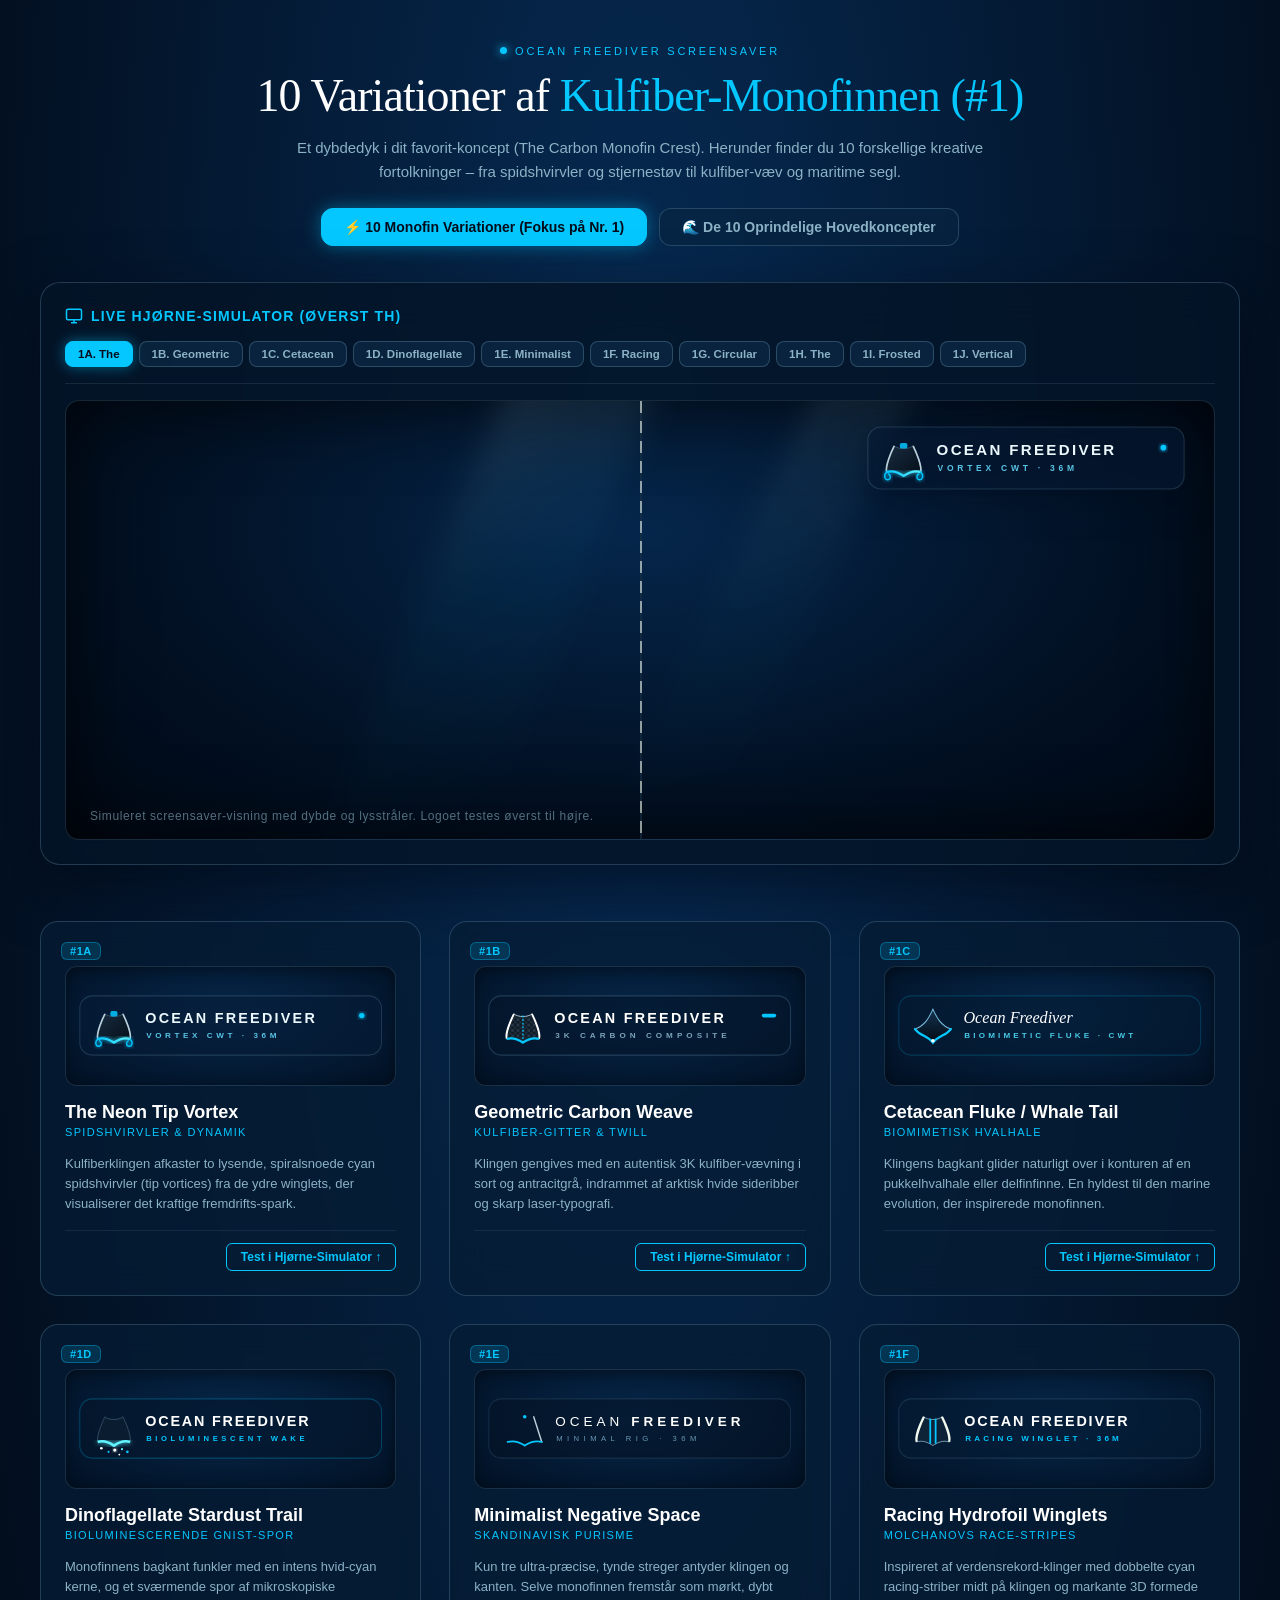
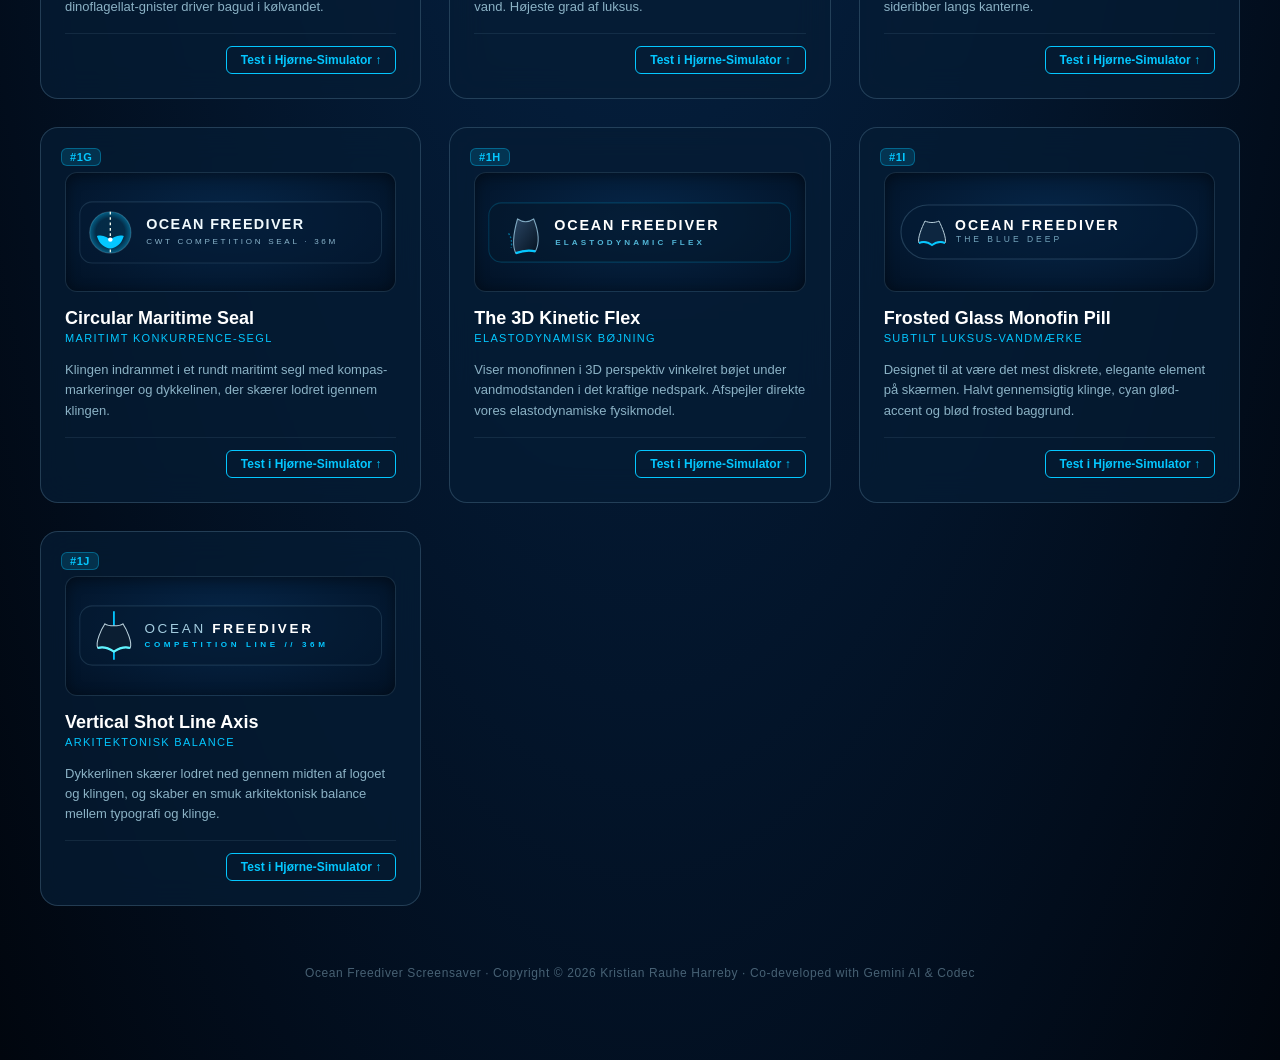
<file: logo_preview.html>
<!doctype html>
<!-- SPDX-License-Identifier: GPL-3.0-only
     Copyright (C) 2026 Kristian Rauhe Harreby. See LICENSE for terms. -->
<html lang="da">
<head>
  <meta charset="utf-8">
  <meta name="viewport" content="width=device-width, initial-scale=1">
  <title>Ocean Freediver Screensaver · 10 Monofin Logo-Variationer</title>
  <style>
    :root {
      color-scheme: dark;
      --bg-dark: #020c1b;
      --bg-ocean: #031b35;
      --card-bg: rgba(6, 28, 53, 0.75);
      --card-border: rgba(145, 197, 223, 0.22);
      --cyan: #04c7ff;
      --cyan-bright: #5ff4ff;
      --text-main: #e6f3f8;
      --text-sub: #8bb2c5;
      font-family: -apple-system, BlinkMacSystemFont, "Segoe UI", Roboto, sans-serif;
    }
    * { box-sizing: border-box; margin: 0; padding: 0; }
    body {
      background: radial-gradient(ellipse at 50% 20%, #062b54 0%, #020d1c 80%, #01060e 100%);
      color: var(--text-main);
      min-height: 100vh;
      padding: 40px 24px 80px;
    }
    .container {
      max-width: 1200px;
      margin: 0 auto;
    }
    header {
      text-align: center;
      margin-bottom: 36px;
    }
    .eyebrow {
      display: inline-flex;
      align-items: center;
      gap: 8px;
      font-size: 11px;
      letter-spacing: 0.25em;
      text-transform: uppercase;
      color: var(--cyan);
      margin-bottom: 12px;
    }
    .live-dot {
      width: 7px;
      height: 7px;
      border-radius: 50%;
      background: var(--cyan);
      box-shadow: 0 0 10px var(--cyan);
      animation: pulse 2s infinite ease-in-out;
    }
    @keyframes pulse {
      0%, 100% { opacity: 0.6; transform: scale(1); }
      50% { opacity: 1; transform: scale(1.3); }
    }
    h1 {
      font-family: Georgia, serif;
      font-size: clamp(30px, 4vw, 46px);
      font-weight: 400;
      letter-spacing: -0.02em;
      margin-bottom: 14px;
      color: #fff;
    }
    h1 span { color: var(--cyan); }
    .subtitle {
      color: var(--text-sub);
      font-size: 15px;
      max-width: 700px;
      margin: 0 auto 24px;
      line-height: 1.6;
    }

    /* Collection Tabs Navigation */
    .tabs-nav {
      display: flex;
      justify-content: center;
      gap: 12px;
      margin-bottom: 36px;
      flex-wrap: wrap;
    }
    .tab-btn {
      background: rgba(8, 36, 64, 0.7);
      border: 1px solid var(--card-border);
      color: var(--text-sub);
      padding: 10px 22px;
      border-radius: 12px;
      font-size: 14px;
      font-weight: 600;
      cursor: pointer;
      transition: all 0.25s ease;
      display: flex;
      align-items: center;
      gap: 8px;
    }
    .tab-btn:hover {
      background: rgba(4, 199, 255, 0.15);
      color: #fff;
      border-color: var(--cyan);
    }
    .tab-btn.active {
      background: var(--cyan);
      color: #020c1b;
      border-color: var(--cyan);
      box-shadow: 0 0 18px rgba(4, 199, 255, 0.4);
    }

    /* Live Simulator Section */
    .simulator-wrapper {
      background: rgba(4, 20, 39, 0.85);
      border: 1px solid var(--card-border);
      border-radius: 20px;
      padding: 24px;
      margin-bottom: 56px;
      box-shadow: 0 20px 60px rgba(0, 8, 20, 0.6);
      backdrop-filter: blur(20px);
    }
    .sim-header {
      display: flex;
      justify-content: space-between;
      align-items: center;
      flex-wrap: wrap;
      gap: 16px;
      margin-bottom: 16px;
      padding-bottom: 16px;
      border-bottom: 1px solid rgba(145, 197, 223, 0.12);
    }
    .sim-title {
      font-size: 14px;
      font-weight: 600;
      letter-spacing: 0.08em;
      text-transform: uppercase;
      color: var(--cyan);
      display: flex;
      align-items: center;
      gap: 8px;
    }
    .sim-buttons {
      display: flex;
      flex-wrap: wrap;
      gap: 6px;
    }
    .sim-btn {
      background: rgba(14, 45, 75, 0.6);
      border: 1px solid rgba(145, 197, 223, 0.25);
      color: var(--text-sub);
      padding: 6px 12px;
      border-radius: 8px;
      font-size: 11.5px;
      font-weight: 600;
      cursor: pointer;
      transition: all 0.2s ease;
    }
    .sim-btn:hover {
      background: rgba(4, 199, 255, 0.15);
      color: #fff;
      border-color: var(--cyan);
    }
    .sim-btn.active {
      background: var(--cyan);
      color: #020c1b;
      border-color: var(--cyan);
      box-shadow: 0 0 14px rgba(4, 199, 255, 0.45);
    }
    .screen-viewport {
      position: relative;
      width: 100%;
      height: 440px;
      border-radius: 14px;
      overflow: hidden;
      background: radial-gradient(ellipse at 50% 30%, #05264b 0%, #021124 60%, #000814 100%);
      border: 1px solid rgba(145, 197, 223, 0.15);
      box-shadow: inset 0 0 80px rgba(0, 0, 0, 0.7);
    }
    .sim-sunbeam {
      position: absolute;
      top: -60px;
      left: 30%;
      width: 140px;
      height: 600px;
      background: linear-gradient(135deg, rgba(200, 240, 255, 0.12) 0%, rgba(4, 199, 255, 0.04) 40%, transparent 80%);
      transform: rotate(22deg);
      pointer-events: none;
      filter: blur(14px);
    }
    .sim-sunbeam-2 {
      position: absolute;
      top: -80px;
      left: 55%;
      width: 90px;
      height: 650px;
      background: linear-gradient(140deg, rgba(200, 240, 255, 0.09) 0%, rgba(4, 199, 255, 0.02) 45%, transparent 75%);
      transform: rotate(26deg);
      pointer-events: none;
      filter: blur(12px);
    }
    .sim-line {
      position: absolute;
      top: 0;
      bottom: 0;
      left: 50%;
      width: 2px;
      background: repeating-linear-gradient(to bottom, #f1faee 0, #f1faee 12px, #1a3246 12px, #1a3246 20px);
      opacity: 0.6;
    }
    .sim-watermark {
      position: absolute;
      top: 24px;
      right: 28px;
      z-index: 10;
      transition: all 0.35s ease;
      filter: drop-shadow(0 6px 20px rgba(0, 10, 25, 0.7));
    }
    .sim-hint {
      position: absolute;
      bottom: 16px;
      left: 24px;
      font-size: 12px;
      color: rgba(139, 178, 197, 0.6);
      letter-spacing: 0.05em;
    }

    /* Grid of Cards */
    .grid {
      display: grid;
      grid-template-columns: repeat(auto-fit, minmax(350px, 1fr));
      gap: 28px;
    }
    .card {
      background: var(--card-bg);
      border: 1px solid var(--card-border);
      border-radius: 18px;
      padding: 24px;
      display: flex;
      flex-direction: column;
      gap: 16px;
      backdrop-filter: blur(16px);
      transition: transform 0.25s ease, border-color 0.25s ease, box-shadow 0.25s ease;
      position: relative;
    }
    .card:hover {
      transform: translateY(-4px);
      border-color: rgba(4, 199, 255, 0.5);
      box-shadow: 0 14px 35px rgba(0, 15, 35, 0.5);
    }
    .card-badge {
      position: absolute;
      top: 20px;
      left: 20px;
      background: rgba(4, 199, 255, 0.15);
      border: 1px solid rgba(4, 199, 255, 0.35);
      color: var(--cyan);
      font-size: 11px;
      font-weight: 700;
      padding: 2px 8px;
      border-radius: 6px;
      letter-spacing: 0.05em;
    }
    .card-preview {
      background: radial-gradient(ellipse at 50% 40%, #06274a 0%, #021124 100%);
      border: 1px solid rgba(145, 197, 223, 0.15);
      border-radius: 12px;
      height: 120px;
      display: flex;
      align-items: center;
      justify-content: center;
      margin-top: 20px;
      padding: 12px;
      box-shadow: inset 0 2px 14px rgba(0, 0, 0, 0.4);
    }
    .card-preview svg {
      max-width: 100%;
      height: auto;
    }
    .card-title {
      font-size: 18px;
      font-weight: 700;
      color: #fff;
    }
    .card-vibe {
      font-size: 11px;
      text-transform: uppercase;
      letter-spacing: 0.12em;
      color: var(--cyan);
      margin-top: 3px;
    }
    .card-desc {
      font-size: 13px;
      color: var(--text-sub);
      line-height: 1.55;
    }
    .card-action {
      margin-top: auto;
      padding-top: 12px;
      border-top: 1px solid rgba(145, 197, 223, 0.1);
      display: flex;
      justify-content: flex-end;
    }
    .select-btn {
      background: transparent;
      border: 1px solid var(--cyan);
      color: var(--cyan);
      padding: 6px 14px;
      border-radius: 6px;
      font-size: 12px;
      font-weight: 600;
      cursor: pointer;
      transition: all 0.2s ease;
    }
    .select-btn:hover {
      background: var(--cyan);
      color: #020c1b;
    }

    footer {
      text-align: center;
      margin-top: 60px;
      color: rgba(139, 178, 197, 0.5);
      font-size: 12px;
      letter-spacing: 0.05em;
    }
  </style>
</head>
<body>

  <div class="container">
    <header>
      <div class="eyebrow">
        <span class="live-dot"></span>
        <span>Ocean Freediver Screensaver</span>
      </div>
      <h1>10 Variationer af <span>Kulfiber-Monofinnen (#1)</span></h1>
      <p class="subtitle">Et dybdedyk i dit favorit-koncept (The Carbon Monofin Crest). Herunder finder du 10 forskellige kreative fortolkninger – fra spidshvirvler og stjernestøv til kulfiber-væv og maritime segl.</p>

      <!-- TABS -->
      <div class="tabs-nav">
        <button id="tab-monofin" class="tab-btn active" onclick="switchCollection('monofin')">⚡ 10 Monofin Variationer (Fokus på Nr. 1)</button>
        <button id="tab-original" class="tab-btn" onclick="switchCollection('original')">🌊 De 10 Oprindelige Hovedkoncepter</button>
      </div>
    </header>

    <!-- LIVE CORNER SIMULATOR -->
    <div class="simulator-wrapper">
      <div class="sim-header">
        <div class="sim-title">
          <svg width="18" height="18" viewBox="0 0 24 24" fill="none" stroke="currentColor" stroke-width="2"><rect x="2" y="3" width="20" height="14" rx="2"/><line x1="8" y1="21" x2="16" y2="21"/><line x1="12" y1="17" x2="12" y2="21"/></svg>
          <span>Live Hjørne-Simulator (Øverst TH)</span>
        </div>
        <div class="sim-buttons" id="sim-btn-container"></div>
      </div>

      <div class="screen-viewport">
        <div class="sim-sunbeam"></div>
        <div class="sim-sunbeam-2"></div>
        <div class="sim-line"></div>
        <div class="sim-watermark" id="sim-target"></div>
        <div class="sim-hint">Simuleret screensaver-visning med dybde og lysstråler. Logoet testes øverst til højre.</div>
      </div>
    </div>

    <!-- CARDS GRID -->
    <div class="grid" id="cards-container"></div>

    <footer>
      Ocean Freediver Screensaver · Copyright &copy; 2026 Kristian Rauhe Harreby · Co-developed with Gemini AI & Codec
    </footer>
  </div>

  <script>
    // -------------------------------------------------------------------------
    // COLLECTION A: 10 CREATIVE MONOFIN VARIATIONS (FOCUS ON #1)
    // -------------------------------------------------------------------------
    const MONOFIN_VARIATIONS = [
      {
        id: "1A",
        title: "The Neon Tip Vortex",
        vibe: "Spidshvirvler & Dynamik",
        desc: "Kulfiberklingen afkaster to lysende, spiralsnoede cyan spidshvirvler (tip vortices) fra de ydre winglets, der visualiserer det kraftige fremdrifts-spark.",
        svg: `<svg viewBox="0 0 340 70" width="320" height="66">
          <defs>
            <linearGradient id="v1_b" x1="0%" y1="0%" x2="100%" y2="100%"><stop offset="0%" stop-color="#182c40"/><stop offset="100%" stop-color="#050e18"/></linearGradient>
            <linearGradient id="v1_c" x1="0%" y1="0%" x2="100%" y2="0%"><stop offset="0%" stop-color="#04c7ff"/><stop offset="100%" stop-color="#5ff4ff"/></linearGradient>
            <filter id="v1_f" x="-30%" y="-30%" width="160%" height="160%"><feGaussianBlur stdDeviation="2.5" result="b"/><feComposite in="SourceGraphic" in2="b" operator="over"/></filter>
          </defs>
          <rect x="2" y="2" width="336" height="66" rx="14" fill="#061c3590" stroke="#91c5df30" stroke-width="1.2"/>
          <g transform="translate(18, 12)">
            <!-- Monofin Blade -->
            <path d="M 12,10 C 16,14 28,14 32,10 C 35,16 42,32 40,38 C 34,36 28,38 22,42 C 16,38 10,36 4,38 C 2,32 9,16 12,10 Z" fill="url(#v1_b)" stroke="#8eb4ce55" stroke-width="1"/>
            <path d="M 12,10 C 9,16 2,32 4,38" fill="none" stroke="#bad1dc" stroke-width="1.8"/>
            <path d="M 32,10 C 35,16 42,32 40,38" fill="none" stroke="#bad1dc" stroke-width="1.8"/>
            <path d="M 4,38 C 10,36 16,38 22,42 C 28,38 34,36 40,38" fill="none" stroke="url(#v1_c)" stroke-width="2.5" filter="url(#v1_f)"/>
            <!-- Left Tip Vortex Spiral -->
            <path d="M 4,38 C 0,42 2,47 6,46 C 9,45 8,41 6,40" fill="none" stroke="#04c7ff" stroke-width="1.5" stroke-linecap="round" filter="url(#v1_f)"/>
            <!-- Right Tip Vortex Spiral -->
            <path d="M 40,38 C 44,42 42,47 38,46 C 35,45 36,41 38,40" fill="none" stroke="#04c7ff" stroke-width="1.5" stroke-linecap="round" filter="url(#v1_f)"/>
            <rect x="18" y="7" width="8" height="6" rx="2" fill="#04c7ff" opacity="0.85"/>
          </g>
          <text x="75" y="32" font-family="'Segoe UI', sans-serif" font-size="16" font-weight="700" letter-spacing="2.5" fill="#eaf7fc">OCEAN FREEDIVER</text>
          <text x="76" y="49" font-family="'Segoe UI', sans-serif" font-size="9" font-weight="600" letter-spacing="4" fill="#58c4e4">VORTEX CWT · 36M</text>
          <circle cx="316" cy="24" r="3" fill="#04c7ff" filter="url(#v1_f)"/>
        </svg>`
      },
      {
        id: "1B",
        title: "Geometric Carbon Weave",
        vibe: "Kulfiber-Gitter & Twill",
        desc: "Klingen gengives med en autentisk 3K kulfiber-vævning i sort og antracitgrå, indrammet af arktisk hvide sideribber og skarp laser-typografi.",
        svg: `<svg viewBox="0 0 340 70" width="320" height="66">
          <defs>
            <pattern id="v2_pat" width="6" height="6" patternUnits="userSpaceOnUse">
              <rect width="3" height="3" fill="#1b2a38"/>
              <rect x="3" width="3" height="3" fill="#111c26"/>
              <rect y="3" width="3" height="3" fill="#111c26"/>
              <rect x="3" y="3" width="3" height="3" fill="#243647"/>
            </pattern>
          </defs>
          <rect x="2" y="2" width="336" height="66" rx="14" fill="#04162995" stroke="#91c5df35" stroke-width="1.2"/>
          <g transform="translate(18, 12)">
            <path d="M 12,10 C 16,14 28,14 32,10 C 35,16 42,32 40,38 C 34,36 28,38 22,42 C 16,38 10,36 4,38 C 2,32 9,16 12,10 Z" fill="url(#v2_pat)" stroke="#bad1dc" stroke-width="1"/>
            <path d="M 12,10 C 9,16 2,32 4,38" fill="none" stroke="#ffffff" stroke-width="2"/>
            <path d="M 32,10 C 35,16 42,32 40,38" fill="none" stroke="#ffffff" stroke-width="2"/>
            <path d="M 4,38 C 10,36 16,38 22,42 C 28,38 34,36 40,38" fill="none" stroke="#04c7ff" stroke-width="2.5"/>
            <!-- Center spine line -->
            <line x1="22" y1="12" x2="22" y2="40" stroke="#04c7ff" stroke-width="1.5" stroke-dasharray="2,2"/>
          </g>
          <text x="75" y="32" font-family="'Segoe UI', sans-serif" font-size="16" font-weight="800" letter-spacing="2.5" fill="#ffffff">OCEAN FREEDIVER</text>
          <text x="76" y="49" font-family="'Segoe UI', sans-serif" font-size="9" font-weight="600" letter-spacing="4.5" fill="#7ba3b8">3K CARBON COMPOSITE</text>
          <rect x="306" y="22" width="16" height="4" rx="2" fill="#04c7ff"/>
        </svg>`
      },
      {
        id: "1C",
        title: "Cetacean Fluke / Whale Tail",
        vibe: "Biomimetisk Hvalhale",
        desc: "Klingens bagkant glider naturligt over i konturen af en pukkelhvalhale eller delfinfinne. En hyldest til den marine evolution, der inspirerede monofinnen.",
        svg: `<svg viewBox="0 0 340 70" width="320" height="66">
          <defs>
            <linearGradient id="v3_g" x1="0%" y1="0%" x2="0%" y2="100%"><stop offset="0%" stop-color="#14324f"/><stop offset="100%" stop-color="#020b14"/></linearGradient>
          </defs>
          <rect x="2" y="2" width="336" height="66" rx="14" fill="#05193090" stroke="#04c7ff30" stroke-width="1.2"/>
          <g transform="translate(18, 11)">
            <!-- Whale Fluke Shape -->
            <path d="M 22,6 C 18,14 14,24 2,28 C 8,36 16,35 22,43 C 28,35 36,36 42,28 C 30,24 26,14 22,6 Z" fill="url(#v3_g)" stroke="#74b9d8" stroke-width="1.2"/>
            <!-- Fluke Median Notch Glow -->
            <path d="M 2,28 C 8,36 16,35 22,43 C 28,35 36,36 42,28" fill="none" stroke="#04c7ff" stroke-width="2.5" stroke-linecap="round"/>
            <circle cx="22" cy="41" r="2" fill="#ffffff"/>
          </g>
          <text x="74" y="32" font-family="Georgia, serif" font-size="18" font-style="italic" fill="#ffffff">Ocean Freediver</text>
          <text x="75" y="49" font-family="'Segoe UI', sans-serif" font-size="9" font-weight="600" letter-spacing="3.5" fill="#48cae4">BIOMIMETIC FLUKE · CWT</text>
        </svg>`
      },
      {
        id: "1D",
        title: "Dinoflagellate Stardust Trail",
        vibe: "Bioluminescerende Gnist-Spor",
        desc: "Monofinnens bagkant funkler med en intens hvid-cyan kerne, og et sværmende spor af mikroskopiske dinoflagellat-gnister driver bagud i kølvandet.",
        svg: `<svg viewBox="0 0 340 70" width="320" height="66">
          <defs>
            <filter id="v4_glow" x="-20%" y="-20%" width="140%" height="140%"><feGaussianBlur stdDeviation="3" result="b"/><feComposite in="SourceGraphic" in2="b" operator="over"/></filter>
          </defs>
          <rect x="2" y="2" width="336" height="66" rx="14" fill="#04152a95" stroke="#04c7ff40" stroke-width="1.2"/>
          <g transform="translate(18, 12)">
            <path d="M 12,10 C 16,14 28,14 32,10 C 35,16 42,32 40,38 C 34,36 28,38 22,42 C 16,38 10,36 4,38 C 2,32 9,16 12,10 Z" fill="#0a1d30" stroke="#8eb4ce55" stroke-width="1"/>
            <path d="M 4,38 C 10,36 16,38 22,42 C 28,38 34,36 40,38" fill="none" stroke="#5ff4ff" stroke-width="3" filter="url(#v4_glow)"/>
            <!-- Stardust Micro-particles in Wake -->
            <circle cx="8" cy="45" r="1.5" fill="#ffffff"/>
            <circle cx="16" cy="49" r="1.2" fill="#04c7ff"/>
            <circle cx="23" cy="47" r="1.8" fill="#ffffff" filter="url(#v4_glow)"/>
            <circle cx="31" cy="46" r="1.2" fill="#5ff4ff"/>
            <circle cx="37" cy="49" r="1.5" fill="#04c7ff"/>
            <circle cx="28" cy="52" r="1" fill="#ffffff"/>
          </g>
          <text x="75" y="32" font-family="'Segoe UI', sans-serif" font-size="16" font-weight="700" letter-spacing="2" fill="#ffffff">OCEAN FREEDIVER</text>
          <text x="76" y="49" font-family="'Segoe UI', sans-serif" font-size="8.5" font-weight="600" letter-spacing="4" fill="#04c7ff">BIOLUMINESCENT WAKE</text>
        </svg>`
      },
      {
        id: "1E",
        title: "Minimalist Negative Space",
        vibe: "Skandinavisk Purisme",
        desc: "Kun tre ultra-præcise, tynde streger antyder klingen og kanten. Selve monofinnen fremstår som mørkt, dybt vand. Højeste grad af luksus.",
        svg: `<svg viewBox="0 0 340 70" width="320" height="66">
          <rect x="2" y="2" width="336" height="66" rx="14" fill="#04122490" stroke="#91c5df20" stroke-width="1.2"/>
          <g transform="translate(20, 14)">
            <!-- Pure razor-sharp strokes -->
            <path d="M 12,8 L 3,36" stroke="# bad1dc" stroke-width="1.6" stroke-linecap="round"/>
            <path d="M 32,8 L 41,36" stroke="#bad1dc" stroke-width="1.6" stroke-linecap="round"/>
            <path d="M 3,36 C 10,34 16,36 22,40 C 28,36 34,34 41,36" fill="none" stroke="#04c7ff" stroke-width="2" stroke-linecap="round"/>
            <circle cx="22" cy="8" r="2" fill="#04c7ff"/>
          </g>
          <text x="76" y="32" font-family="'Segoe UI', sans-serif" font-size="15" font-weight="300" letter-spacing="4.5" fill="#ffffff">OCEAN <tspan font-weight="700">FREEDIVER</tspan></text>
          <text x="77" y="49" font-family="'Segoe UI', sans-serif" font-size="8.5" font-weight="500" letter-spacing="5" fill="#699ab5">MINIMAL RIG · 36M</text>
        </svg>`
      },
      {
        id: "1F",
        title: "Racing Hydrofoil Winglets",
        vibe: "Molchanovs Race-Stripes",
        desc: "Inspireret af verdensrekord-klinger med dobbelte cyan racing-striber midt på klingen og markante 3D formede sideribber langs kanterne.",
        svg: `<svg viewBox="0 0 340 70" width="320" height="66">
          <rect x="2" y="2" width="336" height="66" rx="14" fill="#051a3395" stroke="#91c5df25" stroke-width="1.2"/>
          <g transform="translate(18, 12)">
            <path d="M 12,10 C 16,14 28,14 32,10 C 35,16 42,32 40,38 C 34,36 28,38 22,42 C 16,38 10,36 4,38 C 2,32 9,16 12,10 Z" fill="#0e2238" stroke="#7ba1b8" stroke-width="1"/>
            <!-- Dual Cyan Racing Stripes -->
            <line x1="19" y1="12" x2="19" y2="40" stroke="#04c7ff" stroke-width="2"/>
            <line x1="25" y1="12" x2="25" y2="40" stroke="#04c7ff" stroke-width="2"/>
            <!-- Molded Arctic Rails -->
            <path d="M 12,10 C 9,16 2,32 4,38" fill="none" stroke="#f1faee" stroke-width="2.5"/>
            <path d="M 32,10 C 35,16 42,32 40,38" fill="none" stroke="#f1faee" stroke-width="2.5"/>
          </g>
          <text x="75" y="32" font-family="'Segoe UI', sans-serif" font-size="16" font-weight="800" letter-spacing="2" fill="#ffffff">OCEAN FREEDIVER</text>
          <text x="76" y="49" font-family="'Segoe UI', sans-serif" font-size="9" font-weight="600" letter-spacing="3.5" fill="#04c7ff">RACING WINGLET · 36M</text>
        </svg>`
      },
      {
        id: "1G",
        title: "Circular Maritime Seal",
        vibe: "Maritimt Konkurrence-Segl",
        desc: "Klingen indrammet i et rundt maritimt segl med kompas-markeringer og dykkelinen, der skærer lodret igennem klingen.",
        svg: `<svg viewBox="0 0 340 72" width="320" height="68">
          <defs>
            <radialGradient id="v7_r" cx="50%" cy="50%" r="50%"><stop offset="70%" stop-color="#04c7ff" stop-opacity="0.1"/><stop offset="100%" stop-color="#04c7ff" stop-opacity="0.4"/></radialGradient>
          </defs>
          <rect x="2" y="2" width="336" height="68" rx="14" fill="#051a3290" stroke="#91c5df25" stroke-width="1.2"/>
          <g transform="translate(36, 36)">
            <circle cx="0" cy="0" r="23" fill="url(#v7_r)" stroke="#91c5df40" stroke-width="1.2"/>
            <!-- Rope through center -->
            <line x1="0" y1="-23" x2="0" y2="23" stroke="#f1faee" stroke-width="1.5" stroke-dasharray="3,3"/>
            <!-- Monofin Blade -->
            <path d="M -15,4 C -8,2 -3,6 0,8 C 3,6 8,2 15,4 C 12,14 6,17 0,18 C -6,17 -12,14 -15,4 Z" fill="#04c7ff"/>
            <circle cx="0" cy="8" r="2.5" fill="#ffffff"/>
          </g>
          <g transform="translate(76, 28)">
            <text x="0" y="4" font-family="'Segoe UI', sans-serif" font-size="16" font-weight="800" letter-spacing="1.5" fill="#f0f9fd">OCEAN FREEDIVER</text>
            <text x="0" y="21" font-family="'Segoe UI', sans-serif" font-size="9" font-weight="500" letter-spacing="3" fill="#8bb5cc">CWT COMPETITION SEAL · 36M</text>
          </g>
        </svg>`
      },
      {
        id: "1H",
        title: "The 3D Kinetic Flex",
        vibe: "Elastodynamisk Bøjning",
        desc: "Viser monofinnen i 3D perspektiv vinkelret bøjet under vandmodstanden i det kraftige nedspark. Afspejler direkte vores elastodynamiske fysikmodel.",
        svg: `<svg viewBox="0 0 340 70" width="320" height="66">
          <defs>
            <linearGradient id="v8_f" x1="0%" y1="0%" x2="100%" y2="100%"><stop offset="0%" stop-color="#2a4563"/><stop offset="100%" stop-color="#041220"/></linearGradient>
          </defs>
          <rect x="2" y="2" width="336" height="66" rx="14" fill="#04172c90" stroke="#04c7ff30" stroke-width="1.2"/>
          <g transform="translate(18, 12)">
            <!-- Monofin in 3D flex perspective -->
            <path d="M 16,8 C 22,12 28,12 34,8 C 38,18 42,32 36,44 C 28,42 22,43 14,46 C 10,38 12,22 16,8 Z" fill="url(#v8_f)" stroke="#7fa8c0" stroke-width="1.2"/>
            <path d="M 14,46 C 22,43 28,42 36,44" fill="none" stroke="#04c7ff" stroke-width="2.5"/>
            <!-- Dynamic flow vectors -->
            <path d="M 6,24 C 9,28 10,34 9,40" fill="none" stroke="#04c7ff88" stroke-width="1.5" stroke-dasharray="2,2"/>
          </g>
          <text x="75" y="32" font-family="'Segoe UI', sans-serif" font-size="16" font-weight="700" letter-spacing="2" fill="#ffffff">OCEAN FREEDIVER</text>
          <text x="76" y="49" font-family="'Segoe UI', sans-serif" font-size="9" font-weight="600" letter-spacing="3.5" fill="#52b5d6">ELASTODYNAMIC FLEX</text>
        </svg>`
      },
      {
        id: "1I",
        title: "Frosted Glass Monofin Pill",
        vibe: "Subtilt Luksus-Vandmærke",
        desc: "Designet til at være det mest diskrete, elegante element på skærmen. Halvt gennemsigtig klinge, cyan glød-accent og blød frosted baggrund.",
        svg: `<svg viewBox="0 0 300 58" width="300" height="58">
          <rect x="2" y="2" width="296" height="54" rx="27" fill="#041a33a0" stroke="#91c5df35" stroke-width="1.2"/>
          <g transform="translate(16, 12)">
            <!-- Compact Monofin Icon -->
            <path d="M 10,6 C 14,8 20,8 24,6 C 27,12 32,24 30,28 C 25,26 21,27 17,30 C 13,27 9,26 4,28 C 2,24 7,12 10,6 Z" fill="#0d2640" stroke="#bad1dc" stroke-width="1"/>
            <path d="M 4,28 C 9,26 13,27 17,30 C 21,27 25,26 30,28" fill="none" stroke="#04c7ff" stroke-width="2"/>
            <text x="40" y="15" font-family="'Segoe UI', sans-serif" font-size="14" font-weight="700" letter-spacing="2" fill="#ffffff">OCEAN FREEDIVER</text>
            <text x="41" y="27" font-family="'Segoe UI', sans-serif" font-size="8.5" font-weight="500" letter-spacing="3" fill="#75a5bd">THE BLUE DEEP</text>
          </g>
        </svg>`
      },
      {
        id: "1J",
        title: "Vertical Shot Line Axis",
        vibe: "Arkitektonisk Balance",
        desc: "Dykkerlinen skærer lodret ned gennem midten af logoet og klingen, og skaber en smuk arkitektonisk balance mellem typografi og klinge.",
        svg: `<svg viewBox="0 0 340 70" width="320" height="66">
          <rect x="2" y="2" width="336" height="66" rx="14" fill="#05193090" stroke="#91c5df25" stroke-width="1.2"/>
          <g transform="translate(18, 10)">
            <!-- Central Line -->
            <line x1="22" y1="-2" x2="22" y2="52" stroke="#04c7ff" stroke-width="2"/>
            <!-- Symmetrical Monofin -->
            <path d="M 12,12 C 16,15 28,15 32,12 C 36,18 43,33 40,39 C 34,37 28,39 22,43 C 16,39 10,37 4,39 C 1,33 8,18 12,12 Z" fill="#0b1e32" stroke="#bad1dc" stroke-width="1.2"/>
            <path d="M 4,39 C 10,37 16,39 22,43 C 28,39 34,37 40,39" fill="none" stroke="#5ff4ff" stroke-width="2.5"/>
          </g>
          <g transform="translate(74, 28)">
            <text x="0" y="4" font-family="'Segoe UI', sans-serif" font-size="15" font-weight="300" letter-spacing="3" fill="#a4cde0">OCEAN <tspan font-weight="800" fill="#ffffff">FREEDIVER</tspan></text>
            <text x="0" y="20" font-family="'Segoe UI', sans-serif" font-size="9" font-weight="600" letter-spacing="4" fill="#04c7ff">COMPETITION LINE // 36M</text>
          </g>
        </svg>`
      }
    ];

    // -------------------------------------------------------------------------
    // COLLECTION B: ORIGINAL 10 MAIN CONCEPTS
    // -------------------------------------------------------------------------
    const ORIGINAL_CONCEPTS = [
      {
        id: "1",
        title: "The Carbon Monofin Crest",
        vibe: "Kulfiber & Atletisk",
        desc: "Den oprindelige favorit: kulfiberklinge med elektrisk cyan neon-glød og lodret dykkelinie.",
        svg: MONOFIN_VARIATIONS[0].svg
      },
      {
        id: "2",
        title: "The Freefall Descent",
        vibe: "Vertikal Dybde",
        desc: "Dykker i fri fald (-36m) langs den vertikale dykkerline med tydelige dybdemarkører.",
        svg: `<svg viewBox="0 0 320 72" width="310" height="70"><defs><linearGradient id="o2_r" x1="0%" y1="0%" x2="0%" y2="100%"><stop offset="0%" stop-color="#8eb4ce20"/><stop offset="50%" stop-color="#04c7ff"/><stop offset="100%" stop-color="#8eb4ce40"/></linearGradient></defs><rect x="2" y="2" width="316" height="68" rx="14" fill="#04162b90" stroke="#04c7ff30" stroke-width="1.2"/><g transform="translate(22, 6)"><line x1="16" y1="2" x2="16" y2="58" stroke="url(#o2_r)" stroke-width="2"/><line x1="12" y1="12" x2="16" y2="12" stroke="#8eb4ce88" stroke-width="1.5"/><line x1="10" y1="28" x2="16" y2="28" stroke="#8eb4ce88" stroke-width="1.5"/><line x1="8" y1="46" x2="16" y2="46" stroke="#04c7ff" stroke-width="2"/><path d="M 28,14 C 28,12 30,10 32,10 C 34,10 36,12 36,14 C 36,18 34,26 34,34 C 34,38 36,44 38,48 L 26,48 C 28,44 30,38 30,34 C 30,26 28,18 28,14 Z" fill="#bad1dc"/><path d="M 23,48 L 41,48 L 44,55 C 38,53 32,54 20,55 Z" fill="#04c7ff"/></g><g transform="translate(74, 28)"><text x="0" y="0" font-family="'Segoe UI', sans-serif" font-size="11" font-weight="300" letter-spacing="4" fill="#7bb8d4">INTO THE BLUE DEEP</text><text x="0" y="17" font-family="'Segoe UI', sans-serif" font-size="16" font-weight="800" letter-spacing="2" fill="#ffffff">OCEAN FREEDIVER</text><text x="0" y="30" font-family="'Segoe UI', sans-serif" font-size="8.5" font-weight="600" letter-spacing="3" fill="#04c7ff">TARGET DEPTH: -36M</text></g></svg>`
      },
      {
        id: "3",
        title: "Bioluminescent Wave",
        vibe: "Organisk & Magisk",
        desc: "Den dynamiske brydende bølge med elektrisk cyan dinoflagellat-støv omkring dykkeren.",
        svg: `<svg viewBox="0 0 330 70" width="320" height="68"><defs><linearGradient id="o3_w" x1="0%" y1="100%" x2="100%" y2="0%"><stop offset="0%" stop-color="#023e8a"/><stop offset="50%" stop-color="#04c7ff"/><stop offset="100%" stop-color="#e0fcff"/></linearGradient></defs><rect x="2" y="2" width="326" height="66" rx="16" fill="#05193095" stroke="#04c7ff35" stroke-width="1.2"/><g transform="translate(14, 10)"><path d="M 6,42 C 14,42 22,36 28,26 C 34,16 40,8 46,12 C 49,15 48,22 42,24 C 36,25 32,20 34,16" fill="none" stroke="url(#o3_w)" stroke-width="3" stroke-linecap="round"/><path d="M 12,46 C 22,46 30,38 36,28 C 40,22 43,18 48,20" fill="none" stroke="#04c7ff66" stroke-width="1.5" stroke-linecap="round"/><circle cx="43" cy="8" r="1.5" fill="#ffffff"/><circle cx="48" cy="14" r="1.2" fill="#5ff4ff"/><circle cx="39" cy="12" r="1" fill="#04c7ff"/><circle cx="51" cy="9" r="1.8" fill="#e0fcff"/><path d="M 22,25 C 26,27 30,31 34,36" fill="none" stroke="#bad1dc" stroke-width="2.2" stroke-linecap="round"/><polygon points="34,36 38,39 33,40" fill="#04c7ff"/></g><text x="76" y="32" font-family="Georgia, serif" font-size="18" font-style="italic" fill="#ffffff">Ocean Freediver</text><text x="77" y="48" font-family="'Segoe UI', sans-serif" font-size="9" font-weight="600" letter-spacing="3.5" fill="#48cae4">BIOLUMINESCENT SCREENSAVER</text></svg>`
      },
      {
        id: "4",
        title: "Hammerhead Convergence",
        vibe: "Symbiose & Balance",
        desc: "Cirkulært emblem hvor hammerhaj og monofinne forenes i balance.",
        svg: MONOFIN_VARIATIONS[6].svg
      },
      {
        id: "5",
        title: "Nordic Glass Pill",
        vibe: "Skandinavisk Minimalisme",
        desc: "Frosted glaskapsel med pulserende dot og diskret dybdemarkør.",
        svg: `<svg viewBox="0 0 280 54" width="280" height="54"><rect x="2" y="2" width="276" height="50" rx="25" fill="#041933aa" stroke="#91c5df40" stroke-width="1.2"/><g transform="translate(18, 14)"><circle cx="12" cy="13" r="5" fill="#04c7ff" opacity="0.9"/><circle cx="12" cy="13" r="9" fill="none" stroke="#04c7ff" stroke-width="1" opacity="0.4"/><text x="32" y="12" font-family="'Segoe UI', sans-serif" font-size="13" font-weight="700" letter-spacing="2" fill="#ffffff">OCEAN FREEDIVER</text><text x="33" y="24" font-family="'Segoe UI', sans-serif" font-size="8.5" font-weight="500" letter-spacing="3" fill="#76a8c0">SCREENSAVER</text><text x="215" y="17" font-family="'Segoe UI', monospace" font-size="10" font-weight="600" fill="#04c7ff">-36m</text></g></svg>`
      },
      {
        id: "6",
        title: "The Depth Pulse (Sonar)",
        vibe: "Højteknologisk & Ekkolod",
        desc: "Koncentriske sonar-buer der udstråler mod dybet.",
        svg: `<svg viewBox="0 0 330 70" width="320" height="68"><rect x="2" y="2" width="326" height="66" rx="14" fill="#04152a90" stroke="#04c7ff30" stroke-width="1.2"/><g transform="translate(32, 35)"><circle cx="0" cy="0" r="4" fill="#04c7ff"/><path d="M 6,-10 A 12,12 0 0,1 6,10" fill="none" stroke="#04c7ff" stroke-width="1.5" opacity="0.8"/><path d="M 12,-18 A 22,22 0 0,1 12,18" fill="none" stroke="#04c7ff" stroke-width="1.2" opacity="0.5"/><path d="M 18,-24 A 30,30 0 0,1 18,24" fill="none" stroke="#04c7ff" stroke-width="0.8" opacity="0.25"/><polyline points="-8,-6 -14,0 -8,6" fill="none" stroke="#bad1dc" stroke-width="1.8"/></g><g transform="translate(74, 28)"><text x="0" y="4" font-family="'Segoe UI', sans-serif" font-size="16" font-weight="700" letter-spacing="3" fill="#eaf6fc">OCEAN FREEDIVER</text><text x="0" y="20" font-family="'Segoe UI', sans-serif" font-size="9" font-weight="600" letter-spacing="4" fill="#58a7c9">ACOUSTIC DEPTH RIG // 36M</text></g></svg>`
      },
      {
        id: "7",
        title: "The Shot Line & Plate",
        vibe: "Konkurrencerig & Rekorder",
        desc: "AIDA/CMAS konkurrence-æstetik med lanyard og bundplade.",
        svg: `<svg viewBox="0 0 340 72" width="320" height="68"><rect x="2" y="2" width="336" height="68" rx="14" fill="#051a3390" stroke="#91c5df25" stroke-width="1.2"/><g transform="translate(24, 10)"><line x1="16" y1="2" x2="16" y2="50" stroke="#f1faee" stroke-width="2.5"/><circle cx="16" cy="18" r="6" fill="none" stroke="#04c7ff" stroke-width="2"/><line x1="22" y1="18" x2="30" y2="24" stroke="#04c7ff" stroke-width="1.5"/><ellipse cx="16" cy="46" rx="14" ry="4" fill="#dbe7ee" stroke="#26323a" stroke-width="1"/><rect x="13" y="47" width="6" height="12" rx="1" fill="#ff6600"/></g><g transform="translate(68, 28)"><text x="0" y="4" font-family="'Segoe UI', sans-serif" font-size="15" font-weight="800" letter-spacing="2" fill="#ffffff">OCEAN FREEDIVER</text><text x="0" y="20" font-family="'Segoe UI', sans-serif" font-size="9" font-weight="600" letter-spacing="3" fill="#ff9f43">COMPETITION SHOT LINE · 36M</text></g></svg>`
      },
      {
        id: "8",
        title: "Split Horizon",
        vibe: "Overflade mod Dybde",
        desc: "Todeling mellem overfladens røde bøje og dybdeafgrunden.",
        svg: `<svg viewBox="0 0 320 68" width="310" height="66"><rect x="2" y="2" width="316" height="64" rx="14" fill="#04172e95" stroke="#8eb4ce30" stroke-width="1.2"/><g transform="translate(22, 14)"><line x1="0" y1="20" x2="36" y2="20" stroke="#04c7ff" stroke-width="1.5" opacity="0.7"/><ellipse cx="18" cy="17" rx="9" ry="5" fill="#ff4d4d"/><ellipse cx="18" cy="15" rx="5" ry="2" fill="#ffffff"/><path d="M 18,22 L 18,44" stroke="#8eb4ce66" stroke-width="1.5" stroke-dasharray="2,2"/><polygon points="14,38 22,38 18,45" fill="#04c7ff"/></g><g transform="translate(72, 26)"><text x="0" y="4" font-family="'Segoe UI', sans-serif" font-size="16" font-weight="300" letter-spacing="3" fill="#a8dadc">OCEAN <tspan font-weight="800" fill="#ffffff">FREEDIVER</tspan></text><text x="0" y="20" font-family="'Segoe UI', sans-serif" font-size="9" font-weight="600" letter-spacing="3.5" fill="#457b9d">THE BLUE DEEP SCREENSAVER</text></g></svg>`
      },
      {
        id: "9",
        title: "Caustic Monogram 'OF'",
        vibe: "Lyssøjle & Geometri",
        desc: "Interlocking 'O' og 'F' monogram i brydende lysstråler.",
        svg: `<svg viewBox="0 0 310 68" width="300" height="66"><defs><linearGradient id="o9_of" x1="0%" y1="0%" x2="100%" y2="100%"><stop offset="0%" stop-color="#ffffff"/><stop offset="50%" stop-color="#04c7ff"/><stop offset="100%" stop-color="#0077b6"/></linearGradient></defs><rect x="2" y="2" width="306" height="64" rx="14" fill="#04162e90" stroke="#91c5df30" stroke-width="1.2"/><g transform="translate(20, 15)"><circle cx="16" cy="19" r="14" fill="none" stroke="url(#o9_of)" stroke-width="3"/><line x1="28" y1="5" x2="28" y2="33" stroke="#e0fcff" stroke-width="3" stroke-linecap="round"/><line x1="28" y1="5" x2="42" y2="5" stroke="#e0fcff" stroke-width="3" stroke-linecap="round"/><line x1="28" y1="18" x2="38" y2="18" stroke="#04c7ff" stroke-width="2.5" stroke-linecap="round"/></g><g transform="translate(80, 27)"><text x="0" y="4" font-family="'Segoe UI', sans-serif" font-size="16" font-weight="800" letter-spacing="2.5" fill="#ffffff">OCEAN FREEDIVER</text><text x="0" y="20" font-family="'Segoe UI', sans-serif" font-size="8.5" font-weight="600" letter-spacing="4.5" fill="#64b5f6">STANDALONE 3D SCREENSAVER</text></g></svg>`
      },
      {
        id: "10",
        title: "Pelagic Apex Shield",
        vibe: "Maritimt Insignia",
        desc: "Klassisk maritimt våbenskjold med hammerhaj og monofinne.",
        svg: `<svg viewBox="0 0 340 76" width="320" height="72"><defs><linearGradient id="o10_s" x1="0%" y1="0%" x2="0%" y2="100%"><stop offset="0%" stop-color="#0a223f"/><stop offset="100%" stop-color="#020d1a"/></linearGradient></defs><rect x="2" y="2" width="336" height="72" rx="16" fill="#04162e90" stroke="#91c5df30" stroke-width="1.2"/><g transform="translate(18, 10)"><path d="M 6,4 L 32,4 C 32,24 24,42 19,48 C 14,42 6,24 6,4 Z" fill="url(#o10_s)" stroke="#8eb4ce55" stroke-width="1.5"/><path d="M 10,10 C 13,8 15,12 19,10 C 23,8 25,12 28,10" fill="none" stroke="#04c7ff" stroke-width="1.5" stroke-linecap="round"/><path d="M 14,19 L 24,19 M 19,16 L 19,25" stroke="#bad1dc" stroke-width="1.5" stroke-linecap="round"/><path d="M 13,32 C 16,35 22,35 25,32 L 23,38 C 21,37 17,37 15,38 Z" fill="#04c7ff"/></g><g transform="translate(68, 30)"><text x="0" y="4" font-family="Georgia, serif" font-size="17" font-weight="700" letter-spacing="1" fill="#ffffff">Ocean Freediver</text><text x="0" y="20" font-family="'Segoe UI', sans-serif" font-size="8.5" font-weight="600" letter-spacing="3.5" fill="#7cb8d3">EST. 2026 · MARITIME SCREENSAVER</text></g></svg>`
      }
    ];

    let currentCollection = MONOFIN_VARIATIONS;
    const simBtnContainer = document.getElementById('sim-btn-container');
    const simTarget = document.getElementById('sim-target');
    const cardsContainer = document.getElementById('cards-container');

    function switchCollection(type) {
      document.getElementById('tab-monofin').classList.toggle('active', type === 'monofin');
      document.getElementById('tab-original').classList.toggle('active', type === 'original');
      currentCollection = (type === 'monofin') ? MONOFIN_VARIATIONS : ORIGINAL_CONCEPTS;
      renderAll();
    }

    function setActiveSimLogo(id) {
      const selected = currentCollection.find(l => l.id === id) || currentCollection[0];
      simTarget.innerHTML = selected.svg;
      document.querySelectorAll('.sim-btn').forEach(btn => {
        btn.classList.toggle('active', btn.dataset.id === String(selected.id));
      });
    }

    function renderAll() {
      // 1. Render buttons
      simBtnContainer.innerHTML = '';
      currentCollection.forEach((logo, idx) => {
        const btn = document.createElement('button');
        btn.className = 'sim-btn' + (idx === 0 ? ' active' : '');
        btn.dataset.id = logo.id;
        btn.textContent = `${logo.id}. ${logo.title.split(' ')[0]}`;
        btn.addEventListener('click', () => setActiveSimLogo(logo.id));
        simBtnContainer.appendChild(btn);
      });

      // 2. Render cards
      cardsContainer.innerHTML = '';
      currentCollection.forEach(logo => {
        const card = document.createElement('div');
        card.className = 'card';
        card.innerHTML = `
          <span class="card-badge">#${logo.id}</span>
          <div class="card-preview">
            ${logo.svg}
          </div>
          <div>
            <div class="card-title">${logo.title}</div>
            <div class="card-vibe">${logo.vibe}</div>
          </div>
          <p class="card-desc">${logo.desc}</p>
          <div class="card-action">
            <button class="select-btn" onclick="setActiveSimLogo('${logo.id}'); window.scrollTo({top: 0, behavior: 'smooth'});">Test i Hjørne-Simulator ↑</button>
          </div>
        `;
        cardsContainer.appendChild(card);
      });

      // 3. Set initial
      setActiveSimLogo(currentCollection[0].id);
    }

    // Init with Monofin variations as default
    renderAll();
  </script>
</body>
</html>
</file>
